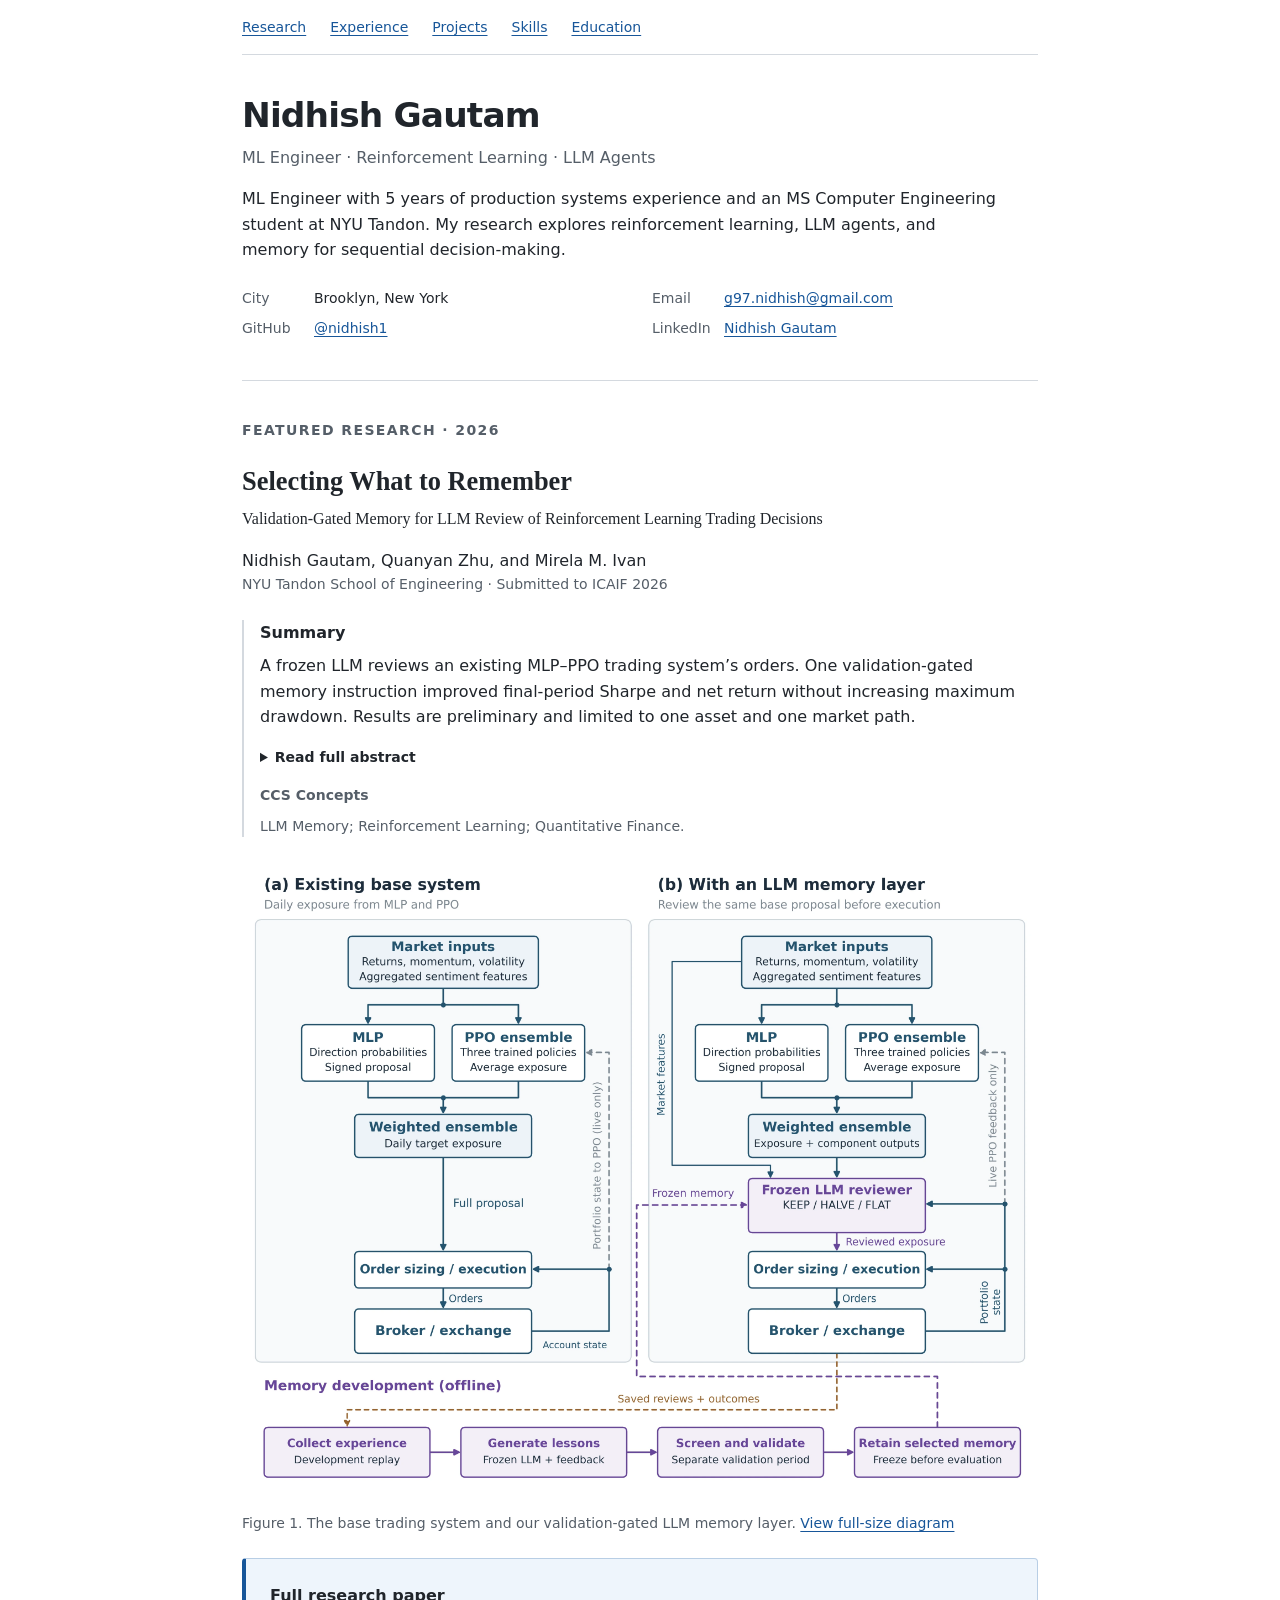
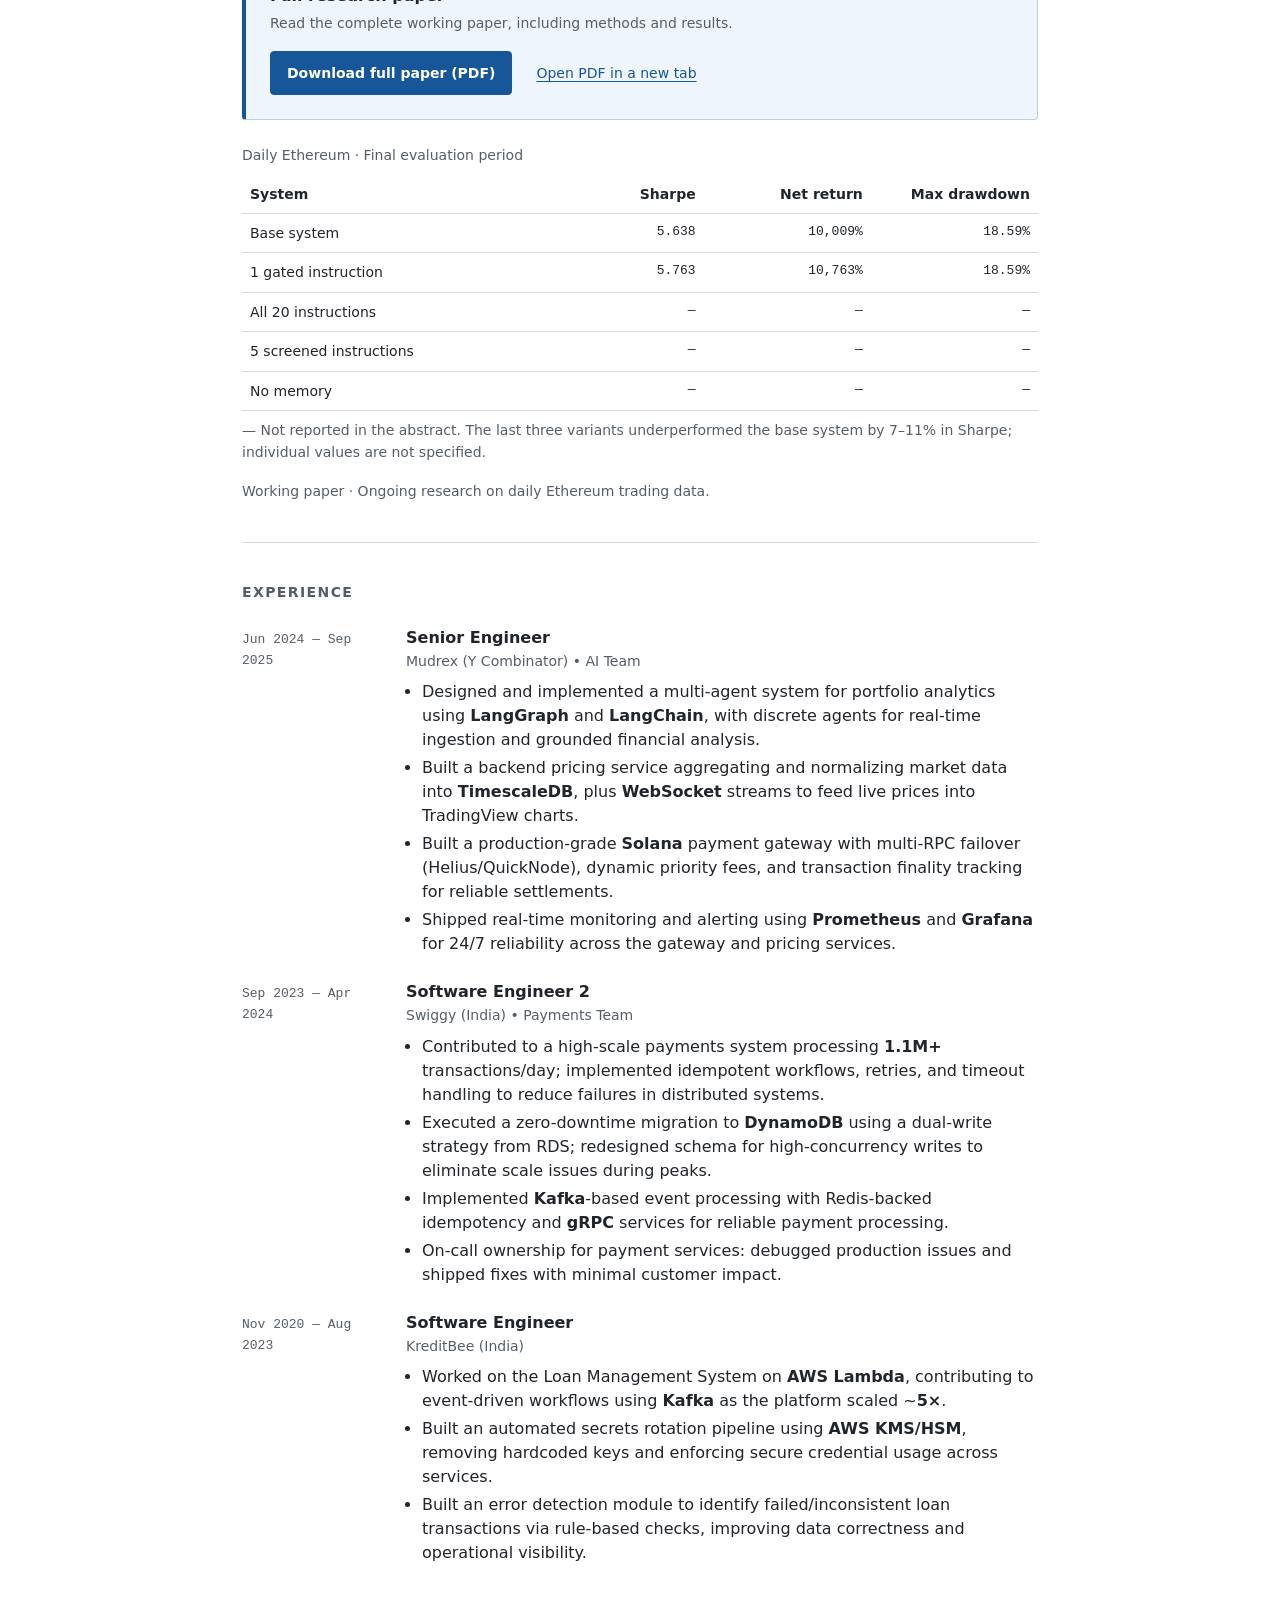
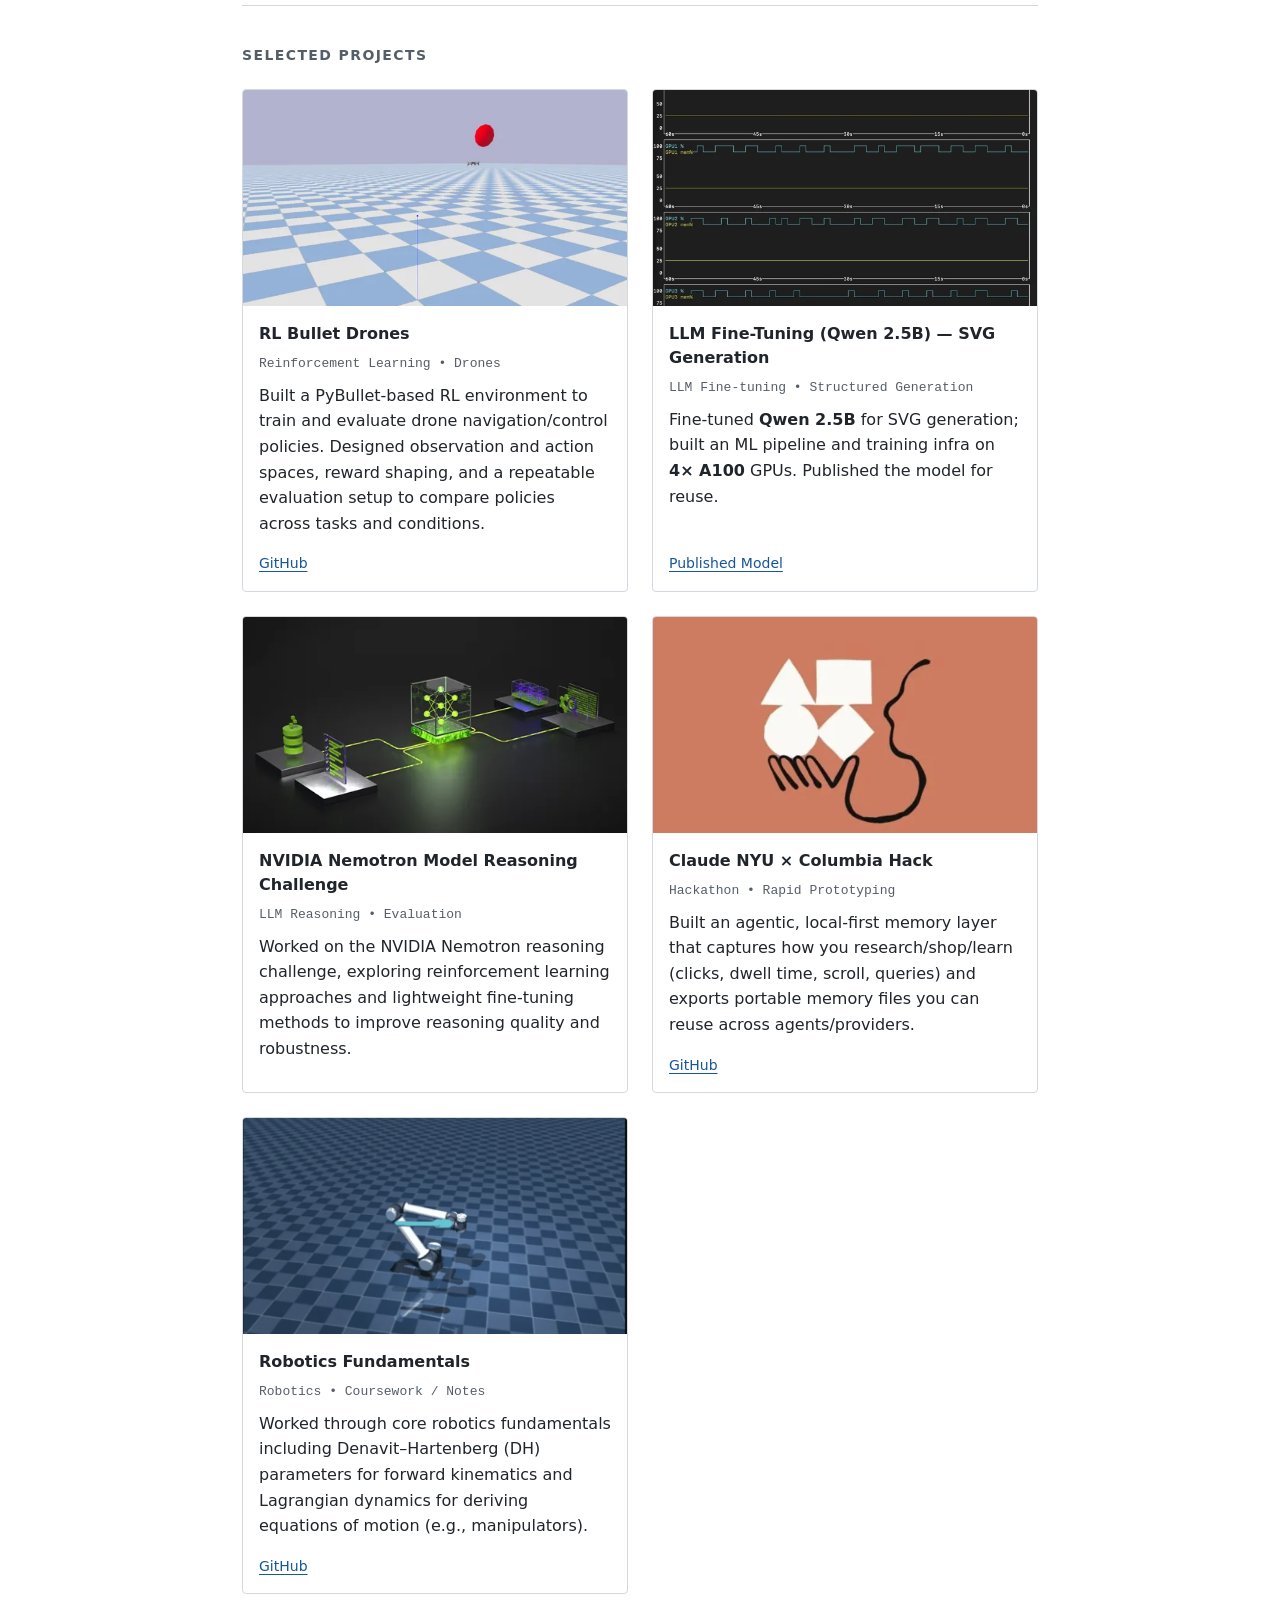
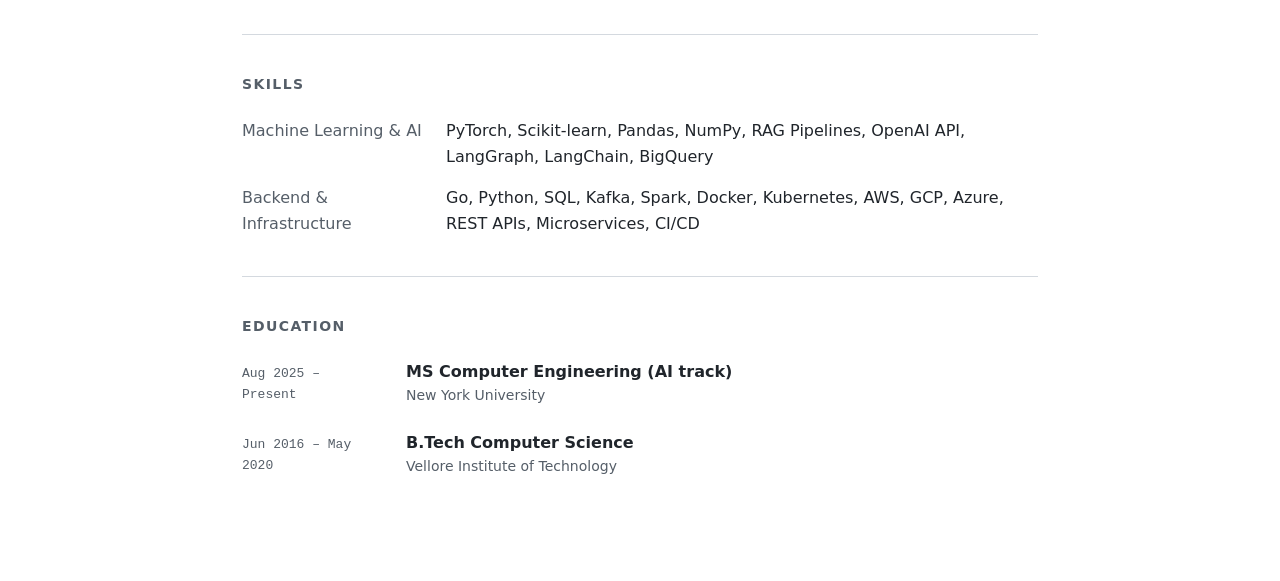
<file: index.html>
<!DOCTYPE html>

<html lang="en">
<head>
<meta charset="utf-8"/>
<meta content="width=device-width, initial-scale=1" name="viewport"/>
<meta content="Nidhish Gautam — ML engineer and NYU researcher working on reinforcement learning, LLM agents, and validation-gated memory for trading." name="description"/>
<title>Nidhish Gautam — Research &amp; Engineering</title>
<link href="styles.css?v=20261008-single-column" rel="stylesheet"/></head>
<body><a class="skip-link" href="#main">Skip to content</a>
<div class="wrap">
<header aria-label="Top navigation" class="topbar" role="banner"><nav aria-label="Main navigation" class="nav">
<a href="#research">Research</a>
<a href="#work">Experience</a>
<a href="#projects">Projects</a>
<a href="#skills">Skills</a>
<a href="#education">Education</a></nav></header>
<main class="sheet" id="main" role="main" tabindex="-1">
<section aria-label="Summary" class="hero">
<h1>Nidhish Gautam</h1><p class="tagline">ML Engineer · Reinforcement Learning · LLM Agents</p>
<p class="headline">
          ML Engineer with 5 years of production systems experience and an MS Computer Engineering student at NYU Tandon. My research explores reinforcement learning, LLM agents, and memory for sequential decision-making.
        </p>
<dl class="contact"><div><dt>City</dt><dd>Brooklyn, New York</dd></div><div><dt>Email</dt><dd><a href="mailto:g97.nidhish@gmail.com">g97.nidhish@gmail.com</a></dd></div><div><dt>GitHub</dt><dd><a href="https://github.com/nidhish1">@nidhish1</a></dd></div><div><dt>LinkedIn</dt><dd><a href="https://www.linkedin.com/in/nidhish-g-ba90aa1a3">Nidhish Gautam</a></dd></div></dl>
</section>
<section aria-labelledby="research-title" class="research" id="research"><div class="research-overview"><div class="research-copy"><h2 class="section-heading">Featured research · 2026</h2><h3 id="research-title">Selecting What to Remember<span class="research-subtitle">Validation-Gated Memory for LLM Review of Reinforcement Learning Trading Decisions</span></h3><p class="research-authors">Nidhish Gautam, Quanyan Zhu, and Mirela M. Ivan</p><p class="research-affiliation">NYU Tandon School of Engineering · Submitted to ICAIF 2026</p><div aria-labelledby="abstract-heading" class="paper-abstract">
<h4 id="abstract-heading">Summary</h4><p>A frozen LLM reviews an existing MLP–PPO trading system’s orders. One validation-gated memory instruction improved final-period Sharpe and net return without increasing maximum drawdown. Results are preliminary and limited to one asset and one market path.</p><details><summary>Read full abstract</summary><p>We ask whether an already-trained reinforcement learning trading system can be improved by placing a frozen large language model (LLM) reviewer in front of its orders, without retraining any component and under a small API budget. The base system pairs a multilayer perceptron (MLP), which classifies the next market move as bearish, neutral, or bullish, with an ensemble of Proximal Policy Optimization (PPO) agents, which propose a continuous exposure; a fixed weighted sum of the two becomes the daily trading proposal. The reviewer sees the market features, the component outputs, the portfolio state, and the cost of each permitted action, and may only keep, halve, or flatten that proposal. Because an LLM does not learn from the outcomes of its own past decisions, we add a memory layer: over a development period we pair each review with its realized outcome, let the LLM reflect on these records to draft reusable review instructions, and then screen the drafts and replay each survivor on a later, disjoint validation period. Only instructions that raise the validation Sharpe ratio without materially increasing drawdown are retained, and the retained memory is frozen for the final evaluation. On daily Ethereum data, with 20M tokens costing merely $4 on DeepSeek Flash V4, a single gate-selected instruction raised the final-period Sharpe ratio from 5.638 to 5.763 (+2.2%) and net return from 10,009% to 10,763%, at an unchanged maximum drawdown of 18.59%. Memory that was not validated hurt: the reviewer with all 20 generated instructions, with the 5 screened instructions, or with no memory at all underperformed the base system by 7–11% in Sharpe ratio. These results come from one asset and one market path and are preliminary.</p></details>
<div class="ccs-concepts"><h4>CCS Concepts</h4><p>LLM Memory; Reinforcement Learning; Quantitative Finance.</p></div>
</div></div><figure class="research-figure"><a aria-label="Open research system diagram at full resolution in a new tab" href="assets/research-system.webp" rel="noopener" target="_blank"><img alt="Comparison of the original MLP–PPO trading system with the proposed frozen LLM reviewer. An offline pipeline collects experience, generates lessons, validates them, and retains selected memory for review decisions." height="2300" src="assets/research-system.webp" width="2880"/></a><figcaption>Figure 1. The base trading system and our validation-gated LLM memory layer. <a href="assets/research-system.webp" rel="noopener" target="_blank">View full-size diagram</a></figcaption></figure></div>



<aside aria-label="Full research paper" class="paper-download">
<div><strong>Full research paper</strong><p>Read the complete working paper, including methods and results.</p></div>
<div class="paper-actions"><a class="paper-download-button" download="Selecting-What-to-Remember.pdf" href="assets/selecting-what-to-remember.pdf">Download full paper (PDF)</a><a class="paper-open" href="assets/selecting-what-to-remember.pdf" rel="noopener" target="_blank">Open PDF in a new tab</a></div>
</aside>
<div class="results"><table aria-describedby="results-note"><caption>Daily Ethereum · Final evaluation period</caption><thead><tr><th scope="col">System</th><th scope="col">Sharpe</th><th scope="col">Net return</th><th scope="col">Max drawdown</th></tr></thead><tbody><tr><th scope="row">Base system</th><td>5.638</td><td>10,009%</td><td>18.59%</td></tr><tr><th scope="row">1 gated instruction</th><td>5.763</td><td>10,763%</td><td>18.59%</td></tr><tr><th scope="row">All 20 instructions</th><td>—</td><td>—</td><td>—</td></tr><tr><th scope="row">5 screened instructions</th><td>—</td><td>—</td><td>—</td></tr><tr><th scope="row">No memory</th><td>—</td><td>—</td><td>—</td></tr></tbody></table><p id="results-note">— Not reported in the abstract. The last three variants underperformed the base system by 7–11% in Sharpe; individual values are not specified.</p></div>
<p class="research-status">Working paper · Ongoing research on daily Ethereum trading data.</p>
</section>
<section aria-label="Experience" class="card" id="work">
<h2 class="section-heading">Experience</h2>
<article class="entry"><div class="dates">Jun 2024 — Sep 2025</div><div class="entry-content"><div>
<h3 class="role">Senior Engineer</h3>
<div class="place">Mudrex (Y Combinator) • AI Team</div>
</div><ul class="bullets">
<li>Designed and implemented a multi-agent system for portfolio analytics using <b>LangGraph</b> and <b>LangChain</b>, with discrete agents for real-time ingestion and grounded financial analysis.</li>
<li>Built a backend pricing service aggregating and normalizing market data into <b>TimescaleDB</b>, plus <b>WebSocket</b> streams to feed live prices into TradingView charts.</li>
<li>Built a production-grade <b>Solana</b> payment gateway with multi-RPC failover (Helius/QuickNode), dynamic priority fees, and transaction finality tracking for reliable settlements.</li>
<li>Shipped real-time monitoring and alerting using <b>Prometheus</b> and <b>Grafana</b> for 24/7 reliability across the gateway and pricing services.</li>
</ul></div></article>
<article class="entry"><div class="dates">Sep 2023 — Apr 2024</div><div class="entry-content"><div>
<h3 class="role">Software Engineer 2</h3>
<div class="place">Swiggy (India) • Payments Team</div>
</div><ul class="bullets">
<li>Contributed to a high-scale payments system processing <b>1.1M+</b> transactions/day; implemented idempotent workflows, retries, and timeout handling to reduce failures in distributed systems.</li>
<li>Executed a zero-downtime migration to <b>DynamoDB</b> using a dual-write strategy from RDS; redesigned schema for high-concurrency writes to eliminate scale issues during peaks.</li>
<li>Implemented <b>Kafka</b>-based event processing with Redis-backed idempotency and <b>gRPC</b> services for reliable payment processing.</li>
<li>On-call ownership for payment services: debugged production issues and shipped fixes with minimal customer impact.</li>
</ul></div></article>
<article class="entry"><div class="dates">Nov 2020 — Aug 2023</div><div class="entry-content"><div>
<h3 class="role">Software Engineer</h3>
<div class="place">KreditBee (India)</div>
</div><ul class="bullets">
<li>Worked on the Loan Management System on <b>AWS Lambda</b>, contributing to event-driven workflows using <b>Kafka</b> as the platform scaled ~<b>5×</b>.</li>
<li>Built an automated secrets rotation pipeline using <b>AWS KMS/HSM</b>, removing hardcoded keys and enforcing secure credential usage across services.</li>
<li>Built an error detection module to identify failed/inconsistent loan transactions via rule-based checks, improving data correctness and operational visibility.</li>
</ul></div></article>
</section><section aria-label="Projects" class="card" id="projects">
<h2 class="section-heading">Selected Projects</h2>
<div aria-label="Project cards" class="projectsGrid">
<article class="projectCard">
<div class="projectThumb">
<img alt="RL Bullet Drones simulation screenshot" decoding="async" height="450" loading="lazy" src="assets/rl-bullet-drones.webp" width="800"/>
</div>
<div class="projectBody">
<h3 class="projectTitle">RL Bullet Drones</h3>
<div class="place">Reinforcement Learning • Drones</div>
<p class="projectNote">Built a PyBullet-based RL environment to train and evaluate drone navigation/control policies. Designed observation and action spaces, reward shaping, and a repeatable evaluation setup to compare policies across tasks and conditions.</p>
<div aria-label="Project links" class="projectMeta">
<a class="projectLink" href="https://github.com/nidhish1/bullet-drones" rel="noreferrer" target="_blank">GitHub</a>
</div>
</div>
</article>
<article class="projectCard">
<div class="projectThumb">
<img alt="LLM fine-tuning project graphic" decoding="async" height="450" loading="lazy" src="assets/llm-fine-tune.webp" width="800"/>
</div>
<div class="projectBody">
<h3 class="projectTitle">LLM Fine-Tuning (Qwen 2.5B) — SVG Generation</h3>
<div class="place">LLM Fine-tuning • Structured Generation</div>
<p class="projectNote">Fine-tuned <b>Qwen 2.5B</b> for SVG generation; built an ML pipeline and training infra on <b>4× A100</b> GPUs. Published the model for reuse.</p>
<div aria-label="Project links" class="projectMeta">
<a class="projectLink" href="https://www.kaggle.com/models/nidhish1010/finetune-svg-ng" rel="noreferrer" target="_blank">Published Model</a>
</div>
</div>
</article>
<article class="projectCard">
<div class="projectThumb">
<img alt="NVIDIA Nemotron challenge header" decoding="async" height="450" loading="lazy" src="assets/nemotron-header.webp" width="800"/>
</div>
<div class="projectBody">
<h3 class="projectTitle">NVIDIA Nemotron Model Reasoning Challenge</h3>
<div class="place">LLM Reasoning • Evaluation</div>
<p class="projectNote">Worked on the NVIDIA Nemotron reasoning challenge, exploring reinforcement learning approaches and lightweight fine-tuning methods to improve reasoning quality and robustness.</p>
</div>
</article>
<article class="projectCard">
<div class="projectThumb">
<img alt="Claude NYU × Columbia Hack project header" decoding="async" height="450" loading="lazy" src="assets/claude-nyu-columbia-hack.webp" width="800"/>
</div>
<div class="projectBody">
<h3 class="projectTitle">Claude NYU × Columbia Hack</h3>
<div class="place">Hackathon • Rapid Prototyping</div>
<p class="projectNote">Built an agentic, local-first memory layer that captures how you research/shop/learn (clicks, dwell time, scroll, queries) and exports portable memory files you can reuse across agents/providers.</p>
<div aria-label="Project links" class="projectMeta">
<a class="projectLink" href="https://github.com/nidhish1/nyuXcolumbiaHack" rel="noreferrer" target="_blank">GitHub</a>
</div>
</div>
</article>
<article class="projectCard">
<div class="projectThumb">
<img alt="Foundation of Robotics project screenshot" decoding="async" height="450" loading="lazy" src="assets/foundation-of-robotics.webp" width="800"/>
</div>
<div class="projectBody">
<h3 class="projectTitle">Robotics Fundamentals</h3>
<div class="place">Robotics • Coursework / Notes</div>
<p class="projectNote">Worked through core robotics fundamentals including Denavit–Hartenberg (DH) parameters for forward kinematics and Lagrangian dynamics for deriving equations of motion (e.g., manipulators).</p>
<div aria-label="Project links" class="projectMeta">
<a class="projectLink" href="https://github.com/nidhish1/foundation-of-robotics" rel="noreferrer" target="_blank">GitHub</a>
</div>
</div>
</article>
</div>
</section><section aria-label="Skills" class="card" id="skills"><h2 class="section-heading">Skills</h2><dl class="skills-list"><div><dt>Machine Learning &amp; AI</dt><dd>PyTorch, Scikit-learn, Pandas, NumPy, RAG Pipelines, OpenAI API, LangGraph, LangChain, BigQuery</dd></div><div><dt>Backend &amp; Infrastructure</dt><dd>Go, Python, SQL, Kafka, Spark, Docker, Kubernetes, AWS, GCP, Azure, REST APIs, Microservices, CI/CD</dd></div></dl></section><section aria-label="Education" class="card" id="education">
<h2 class="section-heading">Education</h2>
<article class="entry"><p class="dates">Aug 2025 – Present</p><div class="entry-content"><h3>MS Computer Engineering (AI track)</h3><p class="place">New York University</p></div></article><article class="entry"><p class="dates">Jun 2016 – May 2020</p><div class="entry-content"><h3>B.Tech Computer Science</h3><p class="place">Vellore Institute of Technology</p></div></article>
</section></main>
</div>
</body>
</html>
</file>
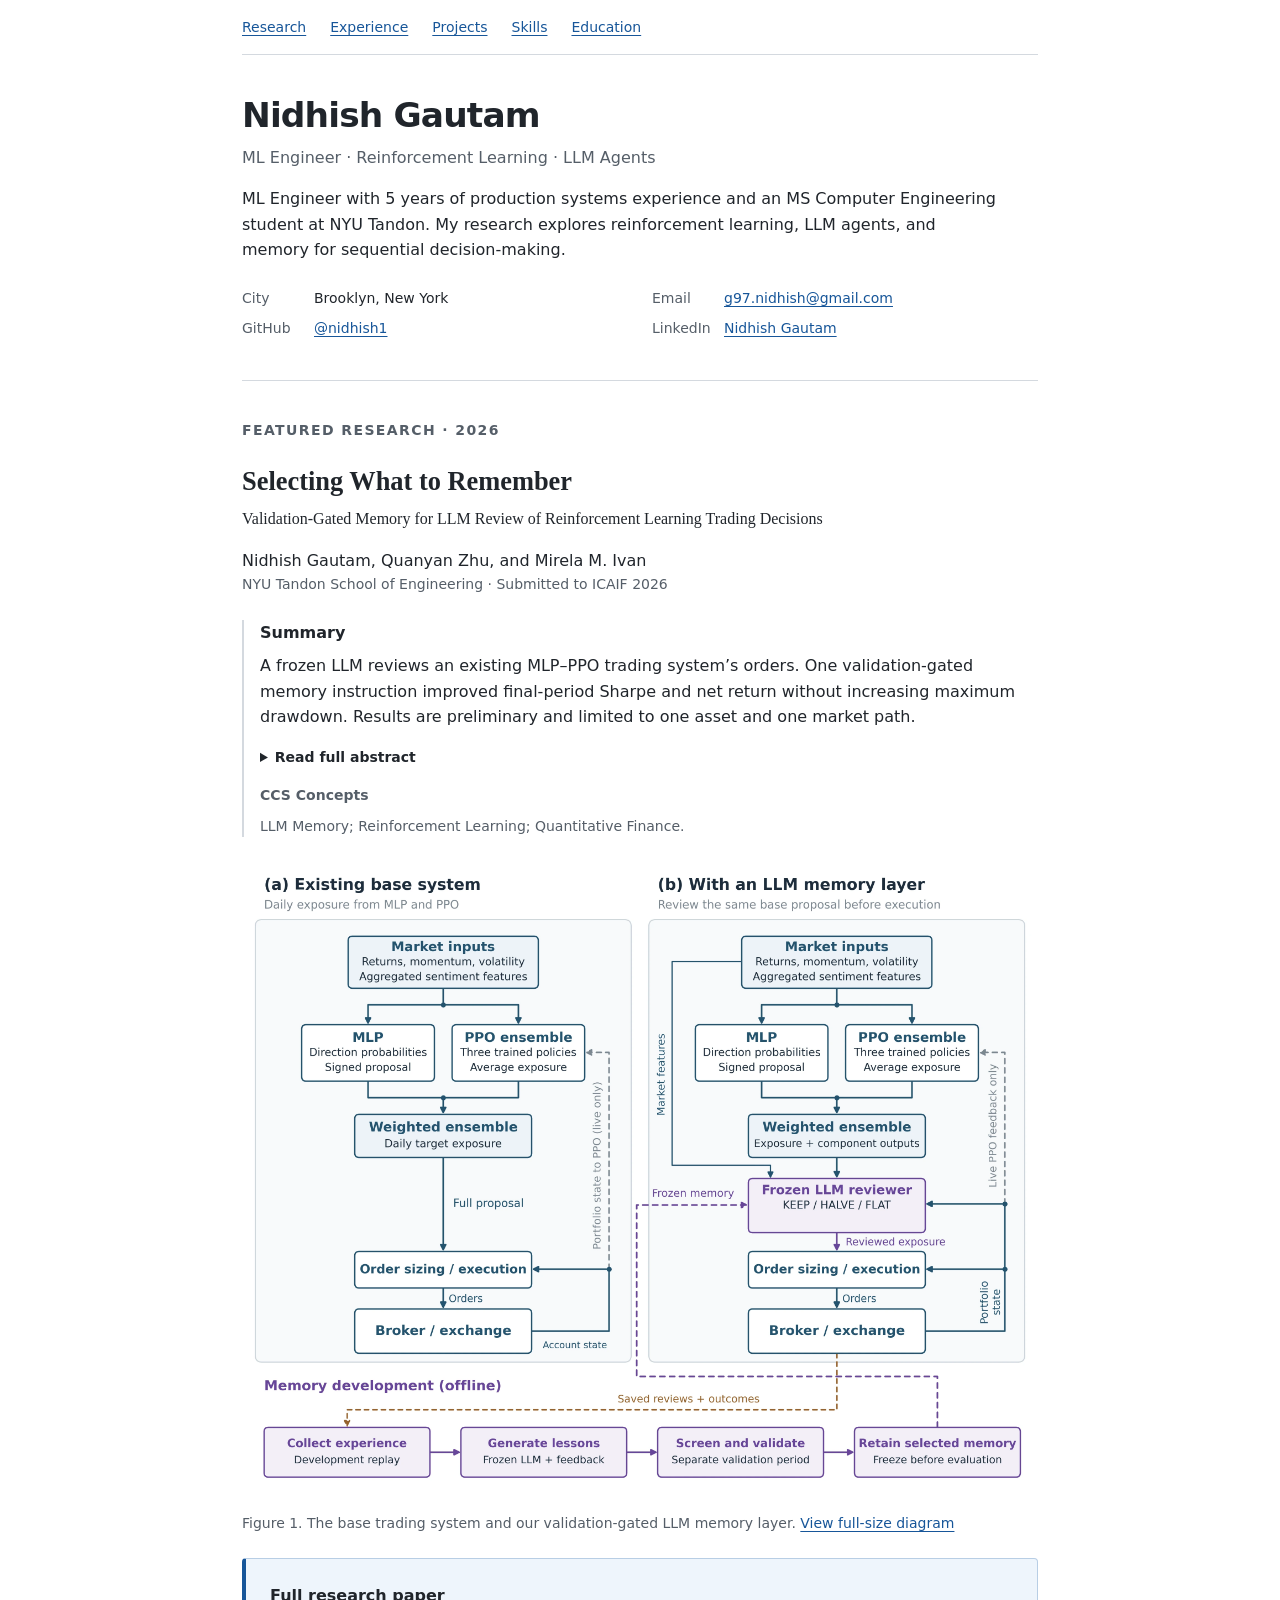
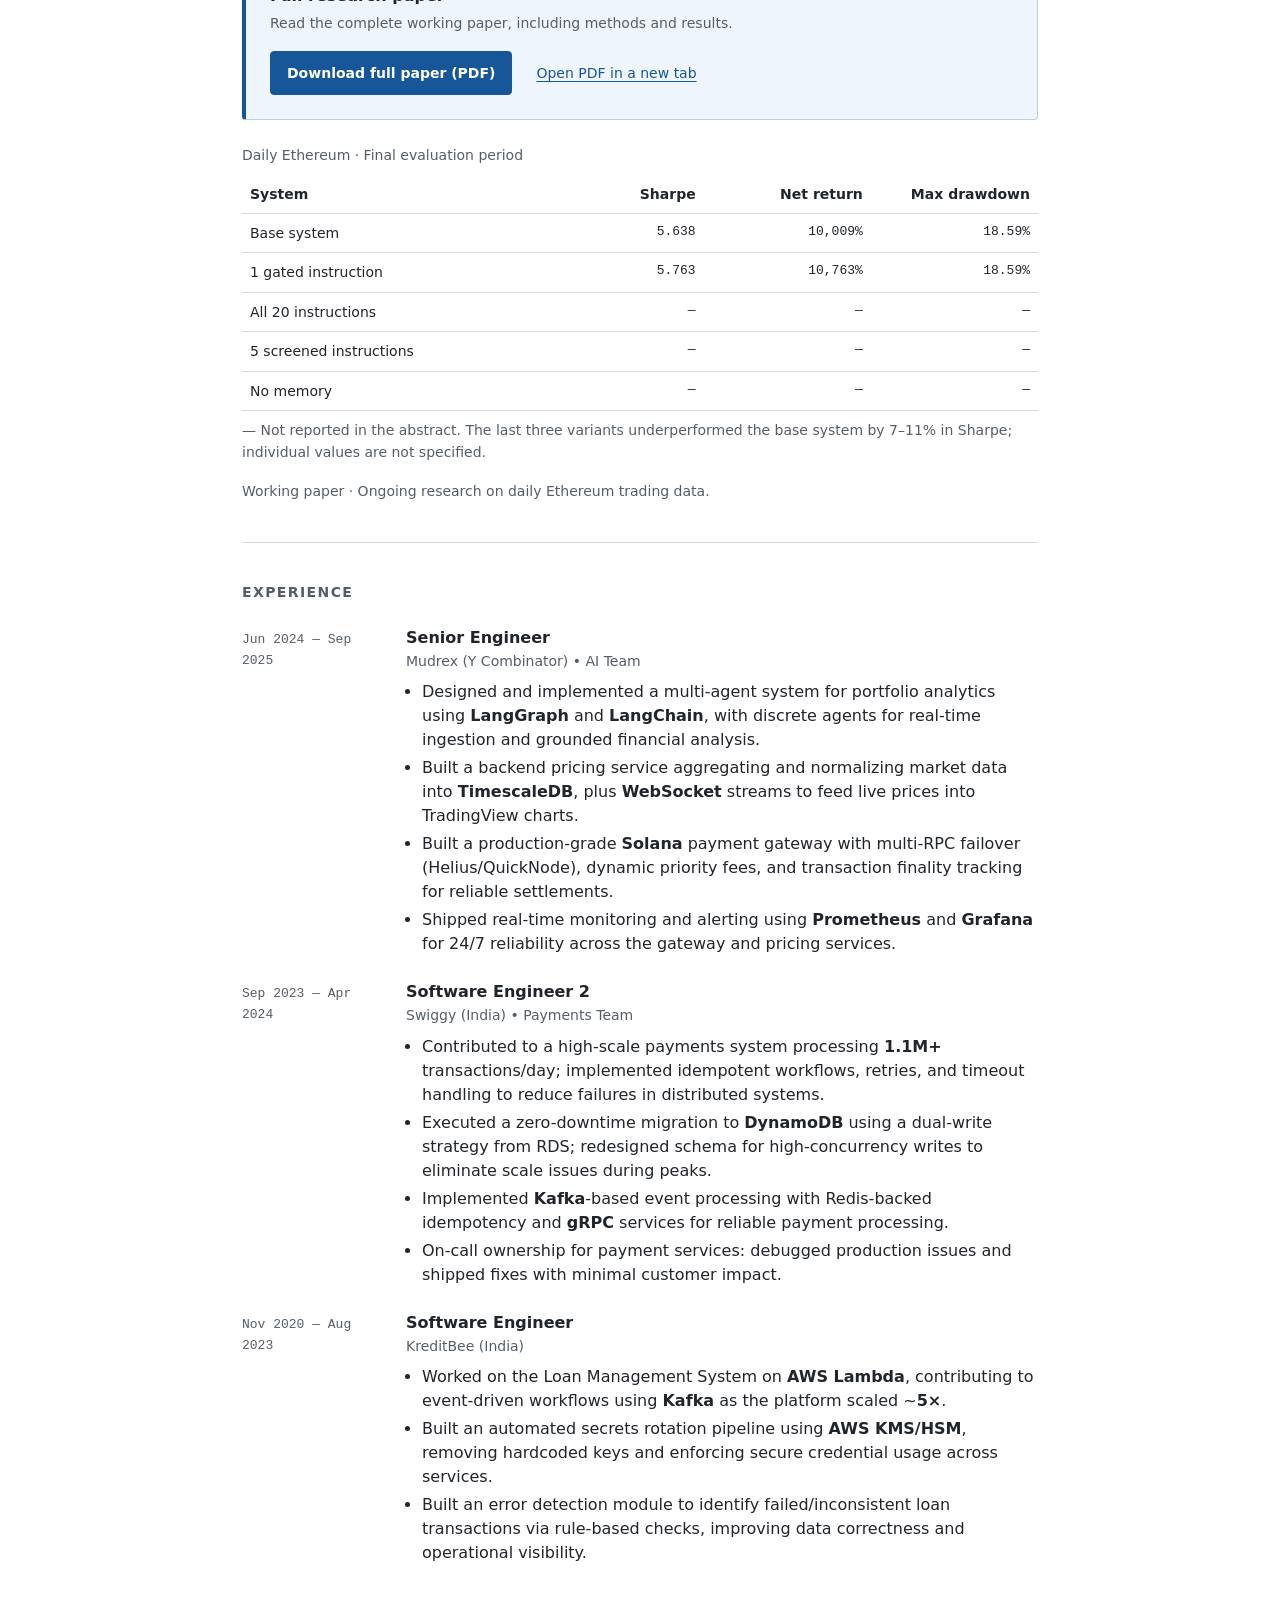
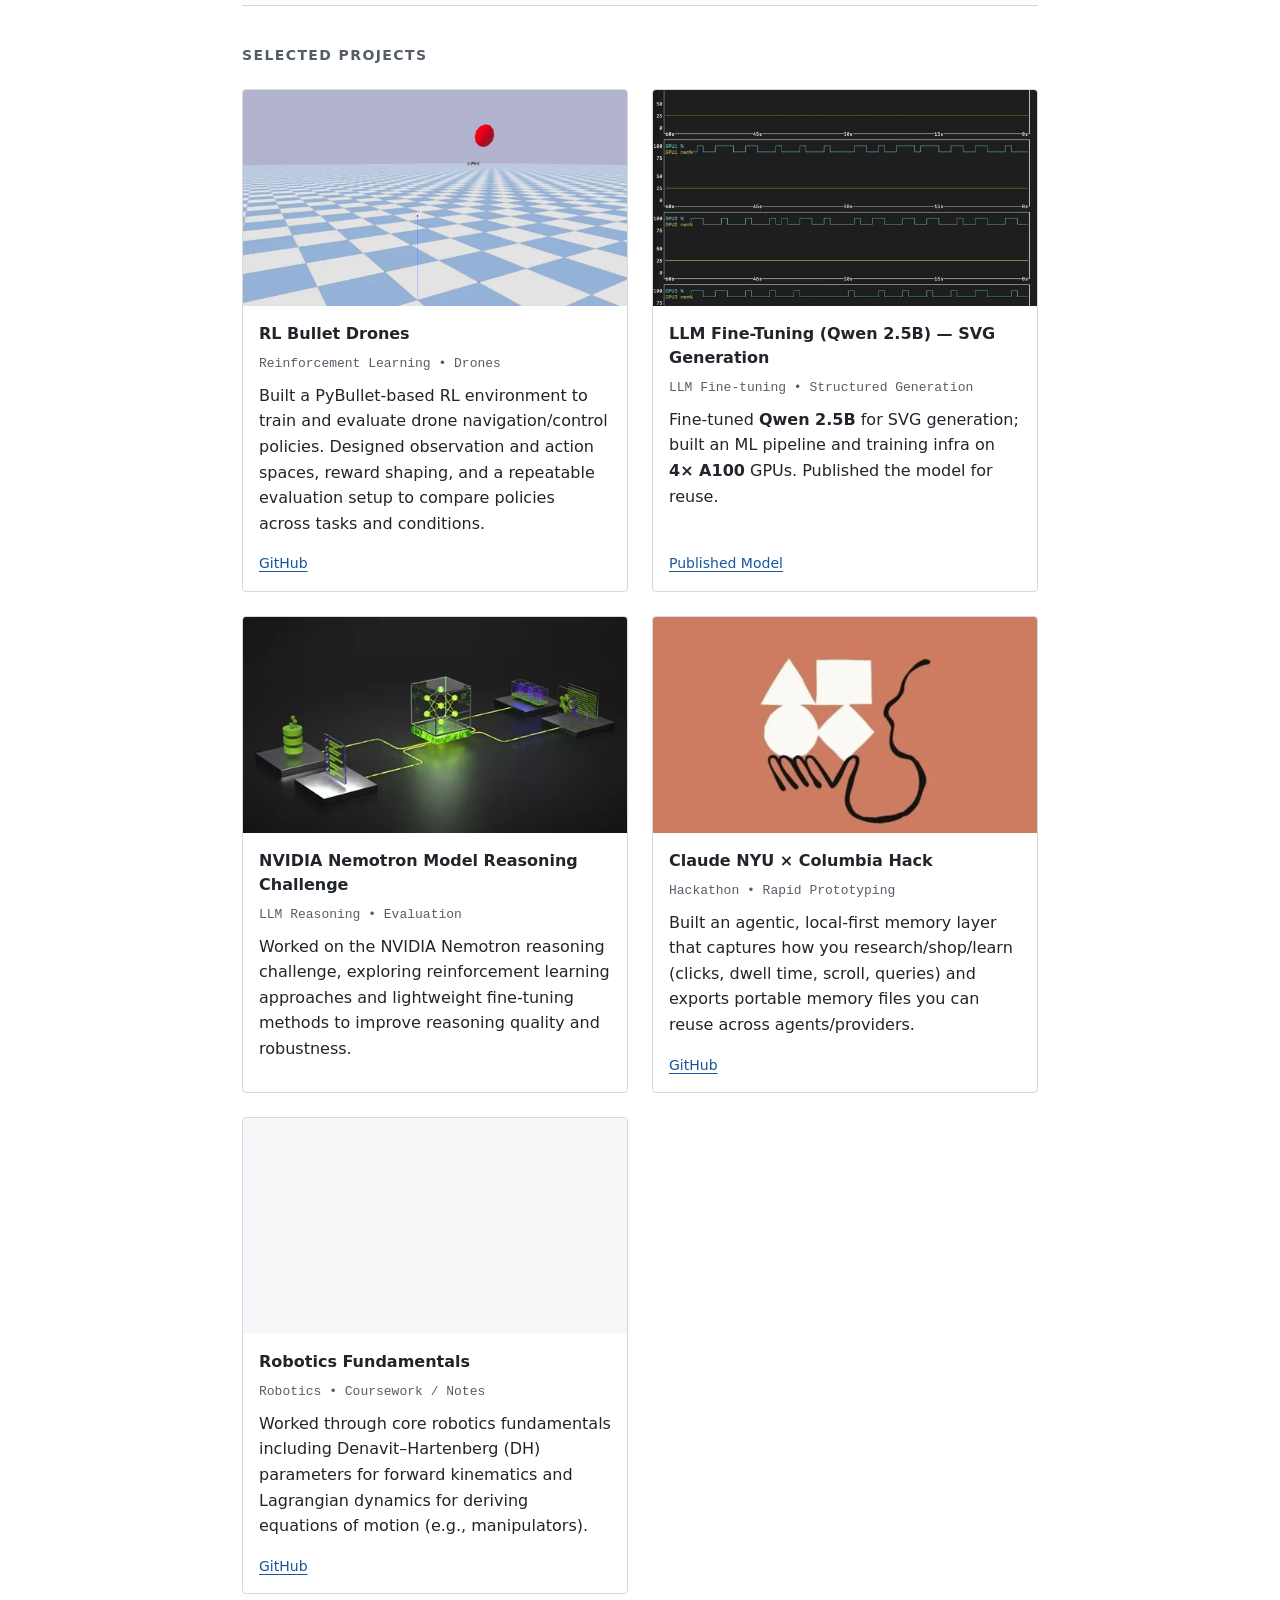
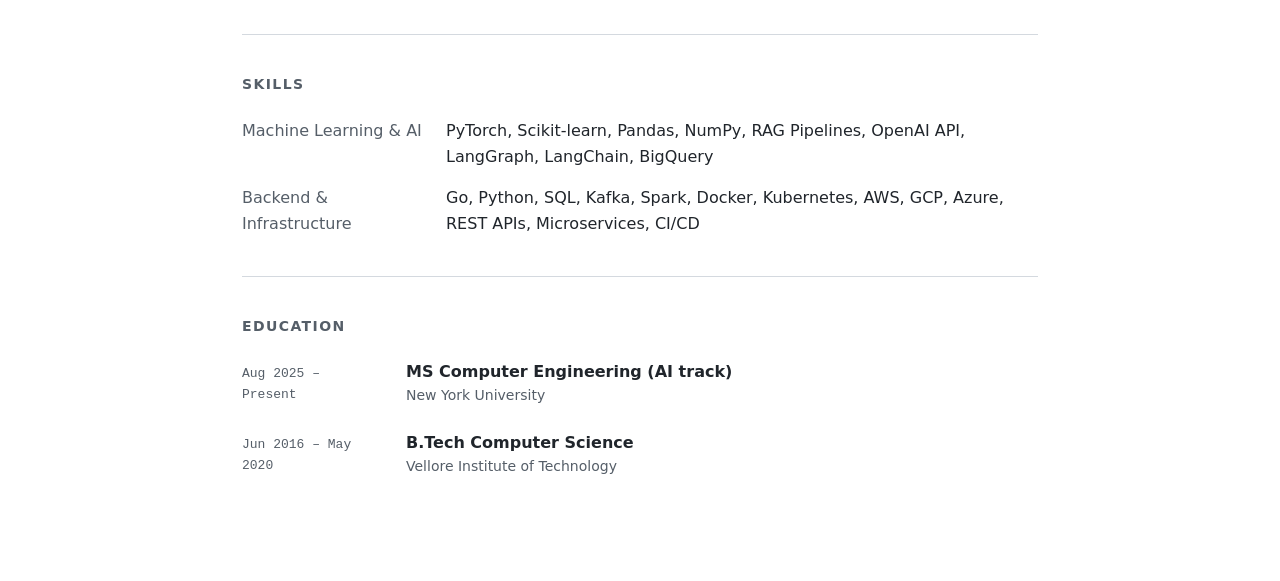
<file: resume-website.html>
<!doctype html>
<html lang="en"><head><meta charset="utf-8"><meta name="viewport" content="width=device-width,initial-scale=1"><meta http-equiv="refresh" content="0;url=./"><title>Nidhish Gautam</title></head><body><p>This page has moved. <a href="./">Visit Nidhish Gautam’s portfolio.</a></p></body></html>
</file>
<file: styles.css>
:root {
  color-scheme: light;
  --bg: #ffffff; --text: #20252b; --muted: #555e68; --line: #d4d9df;
  --surface: #f5f7f9; --link: #175699;
  --s1: 4px; --s2: 8px; --s3: 16px; --s4: 24px; --s5: 40px; --s6: 64px;
  --mono: ui-monospace, SFMono-Regular, Menlo, Consolas, monospace;
}
* { box-sizing: border-box; }
html { scroll-padding-top: 80px; }
body { margin: 0; background: var(--bg); color: var(--text); font: 1rem/1.6 system-ui, -apple-system, BlinkMacSystemFont, "Segoe UI", sans-serif; }
.wrap { max-width: 860px; padding-inline: clamp(16px, 4vw, 32px); margin-inline: auto; }
a { color: var(--link); text-underline-offset: .2em; text-decoration-thickness: 1px; overflow-wrap: anywhere; }
a:hover { text-decoration-thickness: 2px; }
:focus-visible { outline: 2px solid var(--link); outline-offset: 4px; }
.skip-link { position: fixed; top: 8px; left: 16px; z-index: 10; padding: 8px 16px; background: var(--bg); border: 1px solid var(--link); transform: translateY(-160%); }
.skip-link:focus { transform: none; }
.topbar { position: sticky; top: 0; z-index: 5; background: var(--bg); border-bottom: 1px solid var(--line); }
.nav { display: flex; gap: var(--s4); align-items: center; padding-block: var(--s3); }
.nav a { font-size: .875rem; white-space: nowrap; }
main { padding-bottom: var(--s6); }
h1,h2,h3,p,dl { margin: 0; }
h1 { font-size: clamp(1.8rem, 3vw, 2.15rem); line-height: 1.2; letter-spacing: -.025em; }
h2 { font-size: clamp(1.1rem, 2vw, 1.25rem); line-height: 1.35; }
h3 { font-size: 1rem; line-height: 1.5; font-weight: 650; }
.hero { padding-block: var(--s5); }
.tagline { margin-top: var(--s2); color: var(--muted); }
.headline { margin-top: var(--s3); max-width: 75ch; }
.contact { display: grid; grid-template-columns: 1fr 1fr; gap: var(--s2) var(--s4); margin-top: var(--s4); font-size: .875rem; }
.contact>div { display: grid; grid-template-columns: 64px minmax(0,1fr); gap: var(--s2); }
dt { color: var(--muted); } dd { margin: 0; min-width: 0; }
main>section:not(.hero) { border-top: 1px solid var(--line); padding-block: var(--s5); }
.section-heading { margin-bottom: var(--s4); font-size: .875rem; text-transform: uppercase; letter-spacing: .1em; color: var(--muted); }
.research h3 { font-family: Georgia, "Times New Roman", serif; font-size: clamp(1.3rem, 2.5vw, 1.65rem); line-height: 1.3; }
.research-subtitle { display: block; margin-top: var(--s2); font-size: 1rem; font-weight: 400; line-height: 1.6; }
.research-authors { margin-top: var(--s3); }
.research-affiliation,.research-status { color: var(--muted); font-size: .875rem; }
.paper-abstract { margin-top: var(--s4); border-left: 2px solid var(--line); padding-left: var(--s3); }
.paper-abstract h4 { margin: 0 0 var(--s2); font-size: 1rem; }
.paper-abstract p { max-width: 75ch; }
.ccs-concepts { margin-top: var(--s3); font-size: .875rem; color: var(--muted); }
.ccs-concepts h4 { font-size: .875rem; }
.research-status { margin-top: var(--s3); }
.entry { display: grid; grid-template-columns: 140px minmax(0,1fr); gap: var(--s4); }
.entry+.entry { margin-top: var(--s4); }
.dates { font: .8125rem/1.6 var(--mono); color: var(--muted); padding-top: var(--s1); }
.place { color: var(--muted); font-size: .875rem; }
.bullets { margin: var(--s2) 0 0; padding-left: var(--s3); line-height: 1.5; }
.bullets li+li { margin-top: var(--s1); }
.projectsGrid { display: grid; grid-template-columns: repeat(2,minmax(0,1fr)); gap: var(--s4); }
.projectCard { min-width: 0; display: flex; flex-direction: column; border: 1px solid var(--line); border-radius: 4px; }
.projectThumb { aspect-ratio: 16/9; overflow: hidden; background: var(--surface); border-radius: 3px 3px 0 0; }
.projectThumb img { width: 100%; height: 100%; object-fit: cover; display: block; }
.projectBody { padding: var(--s3); display: flex; flex-direction: column; flex: 1; gap: var(--s2); }
.projectBody .place { font: .8125rem/1.6 var(--mono); }
.projectNote { line-height: 1.6; }
.projectMeta { margin-top: auto; padding-top: var(--s2); font-size: .875rem; }
.skills-list>div { display: grid; grid-template-columns: 180px minmax(0,1fr); gap: var(--s4); }
.skills-list>div+div { margin-top: var(--s3); }
@media (max-width: 600px) {
 .nav { gap: 0; justify-content: space-between; } .nav a { font-size: .8125rem; }
 .contact { grid-template-columns: 1fr; }
 .entry { grid-template-columns: 1fr; gap: var(--s1); }
 .projectsGrid { grid-template-columns: 1fr; }
 .skills-list>div { grid-template-columns: 1fr; gap: var(--s1); }
}
@media (max-width: 360px) { .nav { flex-wrap: wrap; justify-content: flex-start; gap: var(--s2) var(--s3); } }
@media print { .topbar,.skip-link { display: none; } :root { --bg: white; --text: black; --muted: #444; --line: #ccc; --link: black; } .wrap { max-width: none; } .entry,.projectCard { break-inside: avoid; } }
details { margin-top: var(--s3); }
summary { cursor: pointer; font-size: .875rem; font-weight: 600; }
details[open] summary { margin-bottom: var(--s3); }
.results { margin-top: var(--s4); }
table { width: 100%; border-collapse: collapse; font-size: .875rem; table-layout: fixed; }
caption { text-align: left; margin-bottom: var(--s2); color: var(--muted); font-size: .875rem; }
th,td { padding: var(--s2); border-bottom: 1px solid var(--line); text-align: right; vertical-align: top; }
th:first-child { text-align: left; width: 37%; }
thead th { font-weight: 600; }
tbody th { font-weight: 400; }
td { font-family: var(--mono); font-size: .8125rem; font-variant-numeric: tabular-nums; }
#results-note { margin-top: var(--s2); color: var(--muted); font-size: .875rem; }
@media (max-width: 600px) { th,td { padding: var(--s2) var(--s1); } }

.paper-download { margin-top: var(--s4); padding: var(--s4); border: 1px solid #b8cee5; border-left: 4px solid var(--link); border-radius: 4px; background: #eef5fc; }
.paper-download strong { font-size: 1rem; }
.paper-download p { margin-top: var(--s1); color: var(--muted); font-size: .875rem; }
.paper-actions { display: flex; flex-wrap: wrap; align-items: center; gap: var(--s3) var(--s4); margin-top: var(--s3); }
.paper-download-button { display: inline-flex; align-items: center; justify-content: center; min-height: 44px; padding: 10px 16px; border: 1px solid var(--link); border-radius: 4px; background: var(--link); color: #fff; font-size: .875rem; font-weight: 650; text-decoration: none; text-align: center; }
.paper-download-button:hover { background: #104479; border-color: #104479; }
.paper-open { font-size: .875rem; }
@media (max-width: 600px) { .paper-download { padding: var(--s3); } .paper-actions { align-items: stretch; flex-direction: column; gap: var(--s3); } .paper-open { text-align: center; } }

.research-overview { display: grid; grid-template-columns: minmax(0, 1fr); gap: var(--s4); align-items: start; }
.research-copy { min-width: 0; }
.research-figure { margin: 0; min-width: 0; }
.research-figure img { display: block; width: 100%; height: auto; }
.research-figure>a { display: block; }
.research-figure figcaption { margin-top: var(--s3); font-size: .875rem; line-height: 1.5; color: var(--muted); }
.research-figure figcaption a { display: inline-block; }
@media print { #research { width: auto; position: static; transform: none; } .research-overview { grid-template-columns: 1fr; } }
</file>
